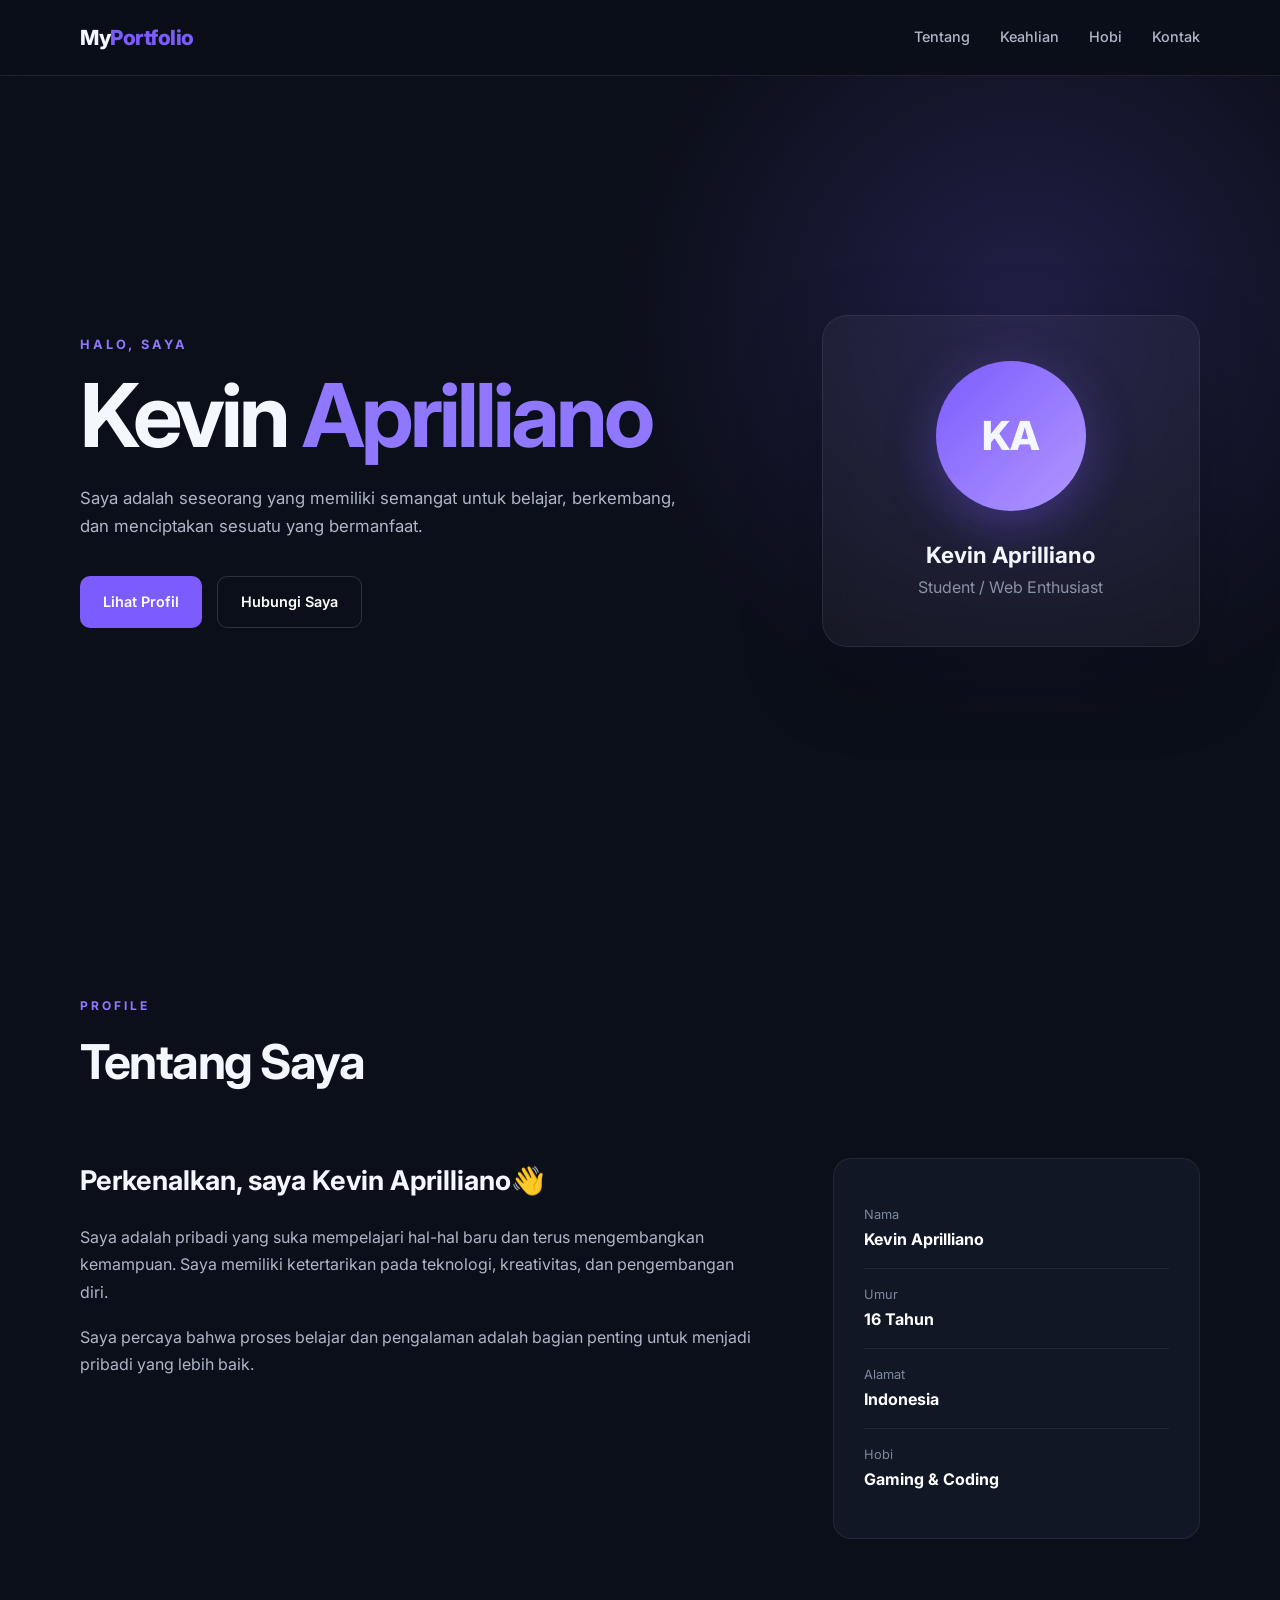
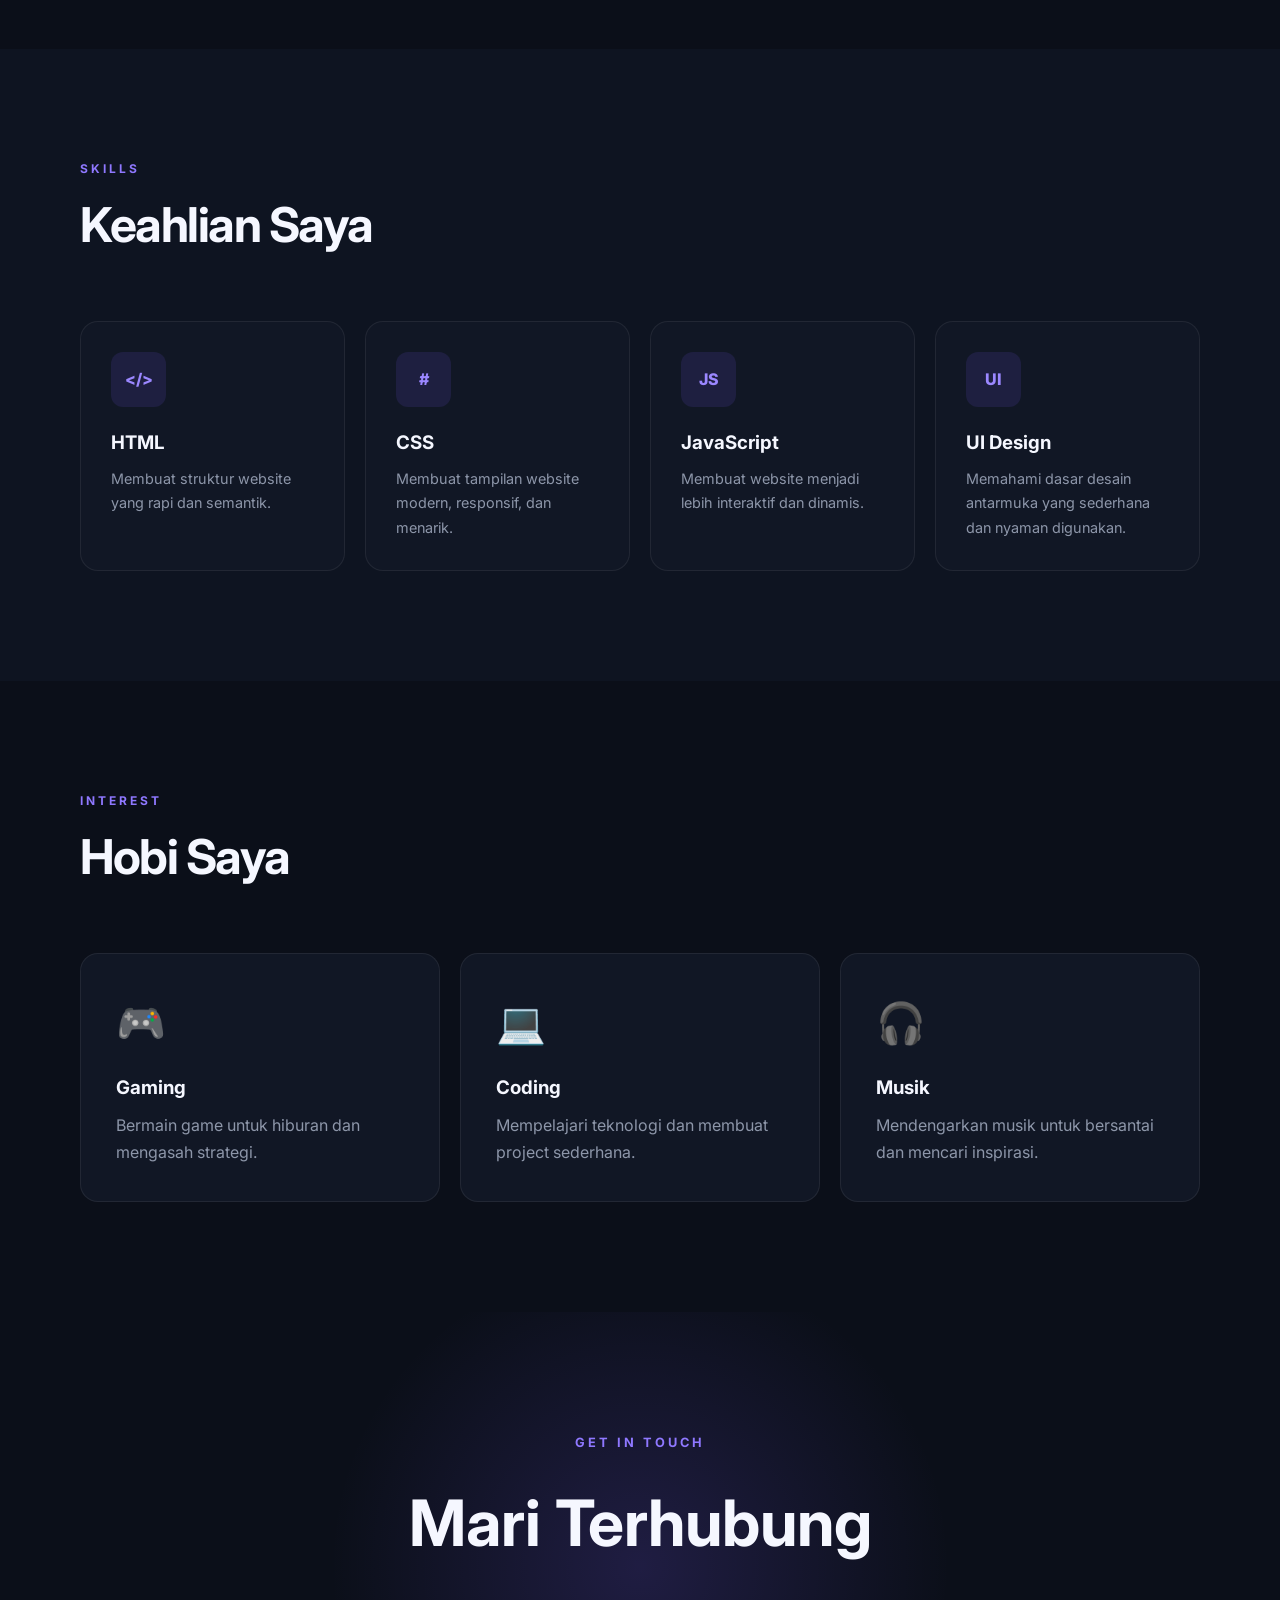
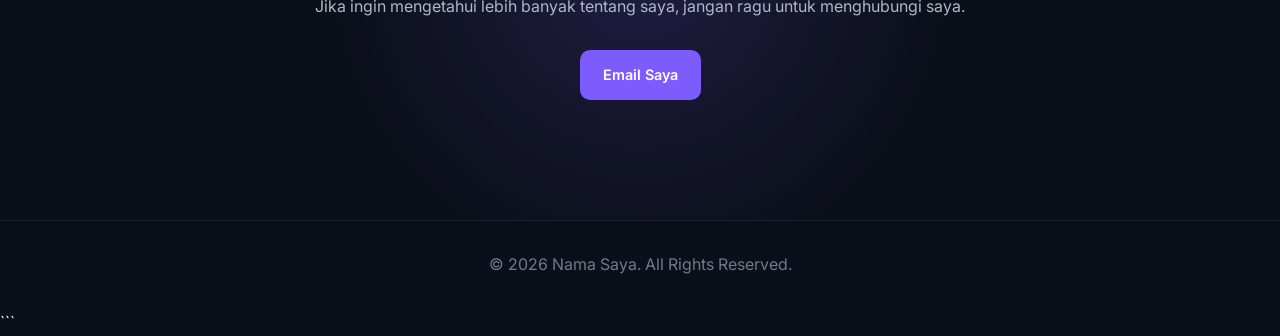
<file: index.html>
<!DOCTYPE html>
<html lang="id">
<head>
    <meta charset="UTF-8">
    <meta name="viewport" content="width=device-width, initial-scale=1.0">
    <meta name="description" content="CV dan Portofolio Personal">
    <title>CV & Portofolio | Nama Saya</title>

    <!-- Google Fonts -->
    <link rel="preconnect" href="https://fonts.googleapis.com">
    <link rel="preconnect" href="https://fonts.gstatic.com" crossorigin>
    <link href="https://fonts.googleapis.com/css2?family=Inter:wght@400;500;600;700;800&display=swap" rel="stylesheet">

    <!-- CSS -->
    <link rel="stylesheet" href="style.css">
</head>

<body>

    <!-- Navbar -->
    <header class="navbar">
        <div class="container nav-container">
            <a href="#" class="logo">My<span>Portfolio</span></a>

            <nav>
                <a href="#tentang">Tentang</a>
                <a href="#keahlian">Keahlian</a>
                <a href="#hobi">Hobi</a>
                <a href="#kontak">Kontak</a>
            </nav>
        </div>
    </header>

    <main>

        <!-- Hero -->
        <section class="hero">
            <div class="container hero-content">

                <div class="hero-text">
                    <p class="subtitle">HALO, SAYA</p>

                    <h1>
                        Kevin <span>Aprilliano</span>
                    </h1>

                    <p class="description">
                        Saya adalah seseorang yang memiliki semangat untuk
                        belajar, berkembang, dan menciptakan sesuatu yang
                        bermanfaat.
                    </p>

                    <div class="hero-buttons">
                        <a href="#tentang" class="btn primary">
                            Lihat Profil
                        </a>

                        <a href="#kontak" class="btn secondary">
                            Hubungi Saya
                        </a>
                    </div>
                </div>

                <div class="profile-card">
                    <div class="profile-circle">
                        KA
                    </div>

                    <h2>Kevin Aprilliano</h2>
                    <p>Student / Web Enthusiast</p>
                </div>

            </div>
        </section>

        <!-- Tentang -->
        <section id="tentang" class="section">
            <div class="container">

                <div class="section-title">
                    <p>PROFILE</p>
                    <h2>Tentang Saya</h2>
                </div>

                <div class="about-grid">

                    <div class="about-text">
                        <h3>Perkenalkan, saya Kevin Aprilliano👋</h3>

                        <p>
                            Saya adalah pribadi yang suka mempelajari hal-hal
                            baru dan terus mengembangkan kemampuan. Saya
                            memiliki ketertarikan pada teknologi, kreativitas,
                            dan pengembangan diri.
                        </p>

                        <p>
                            Saya percaya bahwa proses belajar dan pengalaman
                            adalah bagian penting untuk menjadi pribadi yang
                            lebih baik.
                        </p>
                    </div>

                    <div class="info-card">

                        <div class="info-item">
                            <span>Nama</span>
                            <strong>Kevin Aprilliano</strong>
                        </div>

                        <div class="info-item">
                            <span>Umur</span>
                            <strong>16 Tahun</strong>
                        </div>

                        <div class="info-item">
                            <span>Alamat</span>
                            <strong>Indonesia</strong>
                        </div>

                        <div class="info-item">
                            <span>Hobi</span>
                            <strong>Gaming & Coding</strong>
                        </div>

                    </div>

                </div>
            </div>
        </section>

        <!-- Keahlian -->
        <section id="keahlian" class="section skills-section">
            <div class="container">

                <div class="section-title">
                    <p>SKILLS</p>
                    <h2>Keahlian Saya</h2>
                </div>

                <div class="skills-grid">

                    <div class="skill-card">
                        <div class="skill-icon">&lt;/&gt;</div>
                        <h3>HTML</h3>
                        <p>
                            Membuat struktur website yang rapi dan
                            semantik.
                        </p>
                    </div>

                    <div class="skill-card">
                        <div class="skill-icon">#</div>
                        <h3>CSS</h3>
                        <p>
                            Membuat tampilan website modern,
                            responsif, dan menarik.
                        </p>
                    </div>

                    <div class="skill-card">
                        <div class="skill-icon">JS</div>
                        <h3>JavaScript</h3>
                        <p>
                            Membuat website menjadi lebih interaktif
                            dan dinamis.
                        </p>
                    </div>

                    <div class="skill-card">
                        <div class="skill-icon">UI</div>
                        <h3>UI Design</h3>
                        <p>
                            Memahami dasar desain antarmuka yang
                            sederhana dan nyaman digunakan.
                        </p>
                    </div>

                </div>

            </div>
        </section>

        <!-- Hobi -->
        <section id="hobi" class="section">
            <div class="container">

                <div class="section-title">
                    <p>INTEREST</p>
                    <h2>Hobi Saya</h2>
                </div>

                <div class="hobby-grid">

                    <div class="hobby-card">
                        <span>🎮</span>
                        <h3>Gaming</h3>
                        <p>
                            Bermain game untuk hiburan dan mengasah
                            strategi.
                        </p>
                    </div>

                    <div class="hobby-card">
                        <span>💻</span>
                        <h3>Coding</h3>
                        <p>
                            Mempelajari teknologi dan membuat project
                            sederhana.
                        </p>
                    </div>

                    <div class="hobby-card">
                        <span>🎧</span>
                        <h3>Musik</h3>
                        <p>
                            Mendengarkan musik untuk bersantai dan
                            mencari inspirasi.
                        </p>
                    </div>

                </div>

            </div>
        </section>

        <!-- Kontak -->
        <section id="kontak" class="contact-section">
            <div class="container">

                <div class="contact-content">
                    <p class="subtitle">GET IN TOUCH</p>

                    <h2>
                        Mari Terhubung
                    </h2>

                    <p>
                        Jika ingin mengetahui lebih banyak tentang saya,
                        jangan ragu untuk menghubungi saya.
                    </p>

                    <a href="mailto:emailkamu@gmail.com" class="btn primary">
                        Email Saya
                    </a>
                </div>

            </div>
        </section>

    </main>

    <!-- Footer -->
    <footer>
        <p>
            © 2026 Nama Saya. All Rights Reserved.
        </p>
    </footer>

</body>
</html>
```
</file>
<file: style.css>
/* =========================
   RESET & GLOBAL
========================= */
* {
    margin: 0;
    padding: 0;
    box-sizing: border-box;
}

html {
    scroll-behavior: smooth;
}

body {
    font-family: "Inter", sans-serif;
    background: #0b0f19;
    color: #f5f7ff;
    line-height: 1.7;
}

a {
    color: inherit;
    text-decoration: none;
}

.container {
    width: min(1120px, 90%);
    margin: auto;
}


/* =========================
   NAVBAR
========================= */

.navbar {
    position: sticky;
    top: 0;
    z-index: 1000;

    background: rgba(11, 15, 25, 0.85);
    backdrop-filter: blur(15px);

    border-bottom: 1px solid rgba(255, 255, 255, 0.08);
}

.nav-container {
    min-height: 75px;

    display: flex;
    align-items: center;
    justify-content: space-between;
}

.logo {
    font-size: 1.3rem;
    font-weight: 800;
    letter-spacing: -0.5px;
}

.logo span {
    color: #7c5cff;
}

nav {
    display: flex;
    gap: 30px;
}

nav a {
    color: #aeb6c8;
    font-size: 0.9rem;
    font-weight: 500;

    transition: 0.3s;
}

nav a:hover {
    color: #ffffff;
}


/* =========================
   HERO
========================= */

.hero {
    min-height: 90vh;

    display: flex;
    align-items: center;

    background:
        radial-gradient(
            circle at 80% 30%,
            rgba(124, 92, 255, 0.20),
            transparent 35%
        );
}

.hero-content {
    display: grid;
    grid-template-columns: 1.4fr 0.8fr;
    align-items: center;
    gap: 80px;
}

.subtitle {
    color: #8f78ff;
    font-size: 0.8rem;
    font-weight: 700;
    letter-spacing: 3px;
    margin-bottom: 15px;
}

.hero h1 {
    font-size: clamp(3rem, 7vw, 5.5rem);
    line-height: 1;
    letter-spacing: -4px;
    margin-bottom: 25px;
}

.hero h1 span {
    color: #8f78ff;
}

.description {
    max-width: 600px;
    color: #aeb6c8;
    font-size: 1.05rem;
}

.hero-buttons {
    display: flex;
    gap: 15px;
    margin-top: 35px;
}


/* =========================
   BUTTON
========================= */

.btn {
    display: inline-flex;
    align-items: center;
    justify-content: center;

    padding: 13px 23px;

    border-radius: 10px;

    font-size: 0.9rem;
    font-weight: 600;

    transition: 0.3s;
}

.btn.primary {
    background: #7c5cff;
    color: white;
}

.btn.primary:hover {
    background: #6848ed;
    transform: translateY(-2px);
}

.btn.secondary {
    border: 1px solid rgba(255, 255, 255, 0.15);
    color: #ffffff;
}

.btn.secondary:hover {
    background: rgba(255, 255, 255, 0.07);
}


/* =========================
   PROFILE CARD
========================= */

.profile-card {
    padding: 45px 30px;

    text-align: center;

    background: rgba(255, 255, 255, 0.04);

    border: 1px solid rgba(255, 255, 255, 0.08);

    border-radius: 25px;

    backdrop-filter: blur(15px);

    box-shadow: 0 30px 80px rgba(0, 0, 0, 0.25);
}

.profile-circle {
    width: 150px;
    height: 150px;

    margin: 0 auto 25px;

    display: flex;
    align-items: center;
    justify-content: center;

    border-radius: 50%;

    background: linear-gradient(
        135deg,
        #7c5cff,
        #b197ff
    );

    font-size: 2.5rem;
    font-weight: 800;

    box-shadow: 0 15px 50px rgba(124, 92, 255, 0.35);
}

.profile-card h2 {
    font-size: 1.4rem;
}

.profile-card p {
    color: #8992a6;
}


/* =========================
   SECTION
========================= */

.section {
    padding: 110px 0;
}

.section-title {
    margin-bottom: 55px;
}

.section-title p {
    color: #8f78ff;
    font-size: 0.75rem;
    font-weight: 700;
    letter-spacing: 3px;
}

.section-title h2 {
    margin-top: 5px;

    font-size: clamp(2rem, 5vw, 3rem);
    letter-spacing: -1.5px;
}


/* =========================
   ABOUT
========================= */

.about-grid {
    display: grid;
    grid-template-columns: 1.3fr 0.7fr;
    gap: 70px;
}

.about-text h3 {
    font-size: 1.7rem;
    margin-bottom: 20px;
}

.about-text p {
    color: #aeb6c8;
    margin-bottom: 18px;
}

.info-card {
    padding: 30px;

    background: #111725;

    border: 1px solid rgba(255, 255, 255, 0.07);
    border-radius: 18px;
}

.info-item {
    display: flex;
    flex-direction: column;

    padding: 15px 0;

    border-bottom: 1px solid rgba(255, 255, 255, 0.07);
}

.info-item:last-child {
    border-bottom: none;
}

.info-item span {
    color: #7f899d;
    font-size: 0.8rem;
}

.info-item strong {
    color: #ffffff;
}


/* =========================
   SKILLS
========================= */

.skills-section {
    background: #0e1421;
}

.skills-grid {
    display: grid;
    grid-template-columns: repeat(4, 1fr);
    gap: 20px;
}

.skill-card {
    padding: 30px;

    background: #111725;

    border: 1px solid rgba(255, 255, 255, 0.07);
    border-radius: 18px;

    transition: 0.3s;
}

.skill-card:hover {
    transform: translateY(-7px);

    border-color: rgba(124, 92, 255, 0.5);

    box-shadow: 0 20px 50px rgba(0, 0, 0, 0.2);
}

.skill-icon {
    width: 55px;
    height: 55px;

    display: flex;
    align-items: center;
    justify-content: center;

    margin-bottom: 20px;

    border-radius: 12px;

    background: rgba(124, 92, 255, 0.12);

    color: #9b87ff;

    font-weight: 800;
}

.skill-card h3 {
    margin-bottom: 8px;
}

.skill-card p {
    color: #8d96a9;
    font-size: 0.9rem;
}


/* =========================
   HOBBY
========================= */

.hobby-grid {
    display: grid;
    grid-template-columns: repeat(3, 1fr);
    gap: 20px;
}

.hobby-card {
    padding: 35px;

    background: #111725;

    border: 1px solid rgba(255, 255, 255, 0.07);
    border-radius: 18px;

    transition: 0.3s;
}

.hobby-card:hover {
    transform: translateY(-5px);
}

.hobby-card span {
    display: block;

    font-size: 2.5rem;

    margin-bottom: 15px;
}

.hobby-card h3 {
    margin-bottom: 8px;
}

.hobby-card p {
    color: #8d96a9;
}


/* =========================
   CONTACT
========================= */

.contact-section {
    padding: 120px 0;

    text-align: center;

    background:
        radial-gradient(
            circle at center,
            rgba(124, 92, 255, 0.18),
            transparent 45%
        );
}

.contact-content {
    max-width: 650px;
    margin: auto;
}

.contact-content h2 {
    font-size: clamp(2.5rem, 6vw, 4rem);
    margin-bottom: 15px;
}

.contact-content > p:not(.subtitle) {
    color: #aeb6c8;
    margin-bottom: 30px;
}


/* =========================
   FOOTER
========================= */

footer {
    padding: 30px;

    text-align: center;

    color: #70798c;

    border-top: 1px solid rgba(255, 255, 255, 0.07);
}


/* =========================
   RESPONSIVE TABLET
========================= */

@media (max-width: 900px) {

    .hero-content {
        grid-template-columns: 1fr;
        text-align: center;
        gap: 50px;
    }

    .description {
        margin: auto;
    }

    .hero-buttons {
        justify-content: center;
    }

    .profile-card {
        max-width: 400px;
        width: 100%;
        margin: auto;
    }

    .about-grid {
        grid-template-columns: 1fr;
        gap: 40px;
    }

    .skills-grid {
        grid-template-columns: repeat(2, 1fr);
    }
}


/* =========================
   RESPONSIVE MOBILE
========================= */

@media (max-width: 600px) {

    .nav-container {
        min-height: 65px;
    }

    nav {
        display: none;
    }

    .hero {
        min-height: auto;
        padding: 100px 0;
    }

    .hero h1 {
        font-size: 3.2rem;
        letter-spacing: -2px;
    }

    .hero-buttons {
        flex-direction: column;
    }

    .btn {
        width: 100%;
    }

    .section {
        padding: 80px 0;
    }

    .skills-grid,
    .hobby-grid {
        grid-template-columns: 1fr;
    }

    .section-title {
        margin-bottom: 35px;
    }

    .profile-circle {
        width: 120px;
        height: 120px;
        font-size: 2rem;
    }

    .about-text h3 {
        font-size: 1.4rem;
    }

    .contact-section {
        padding: 90px 0;
    }
}
</file>
